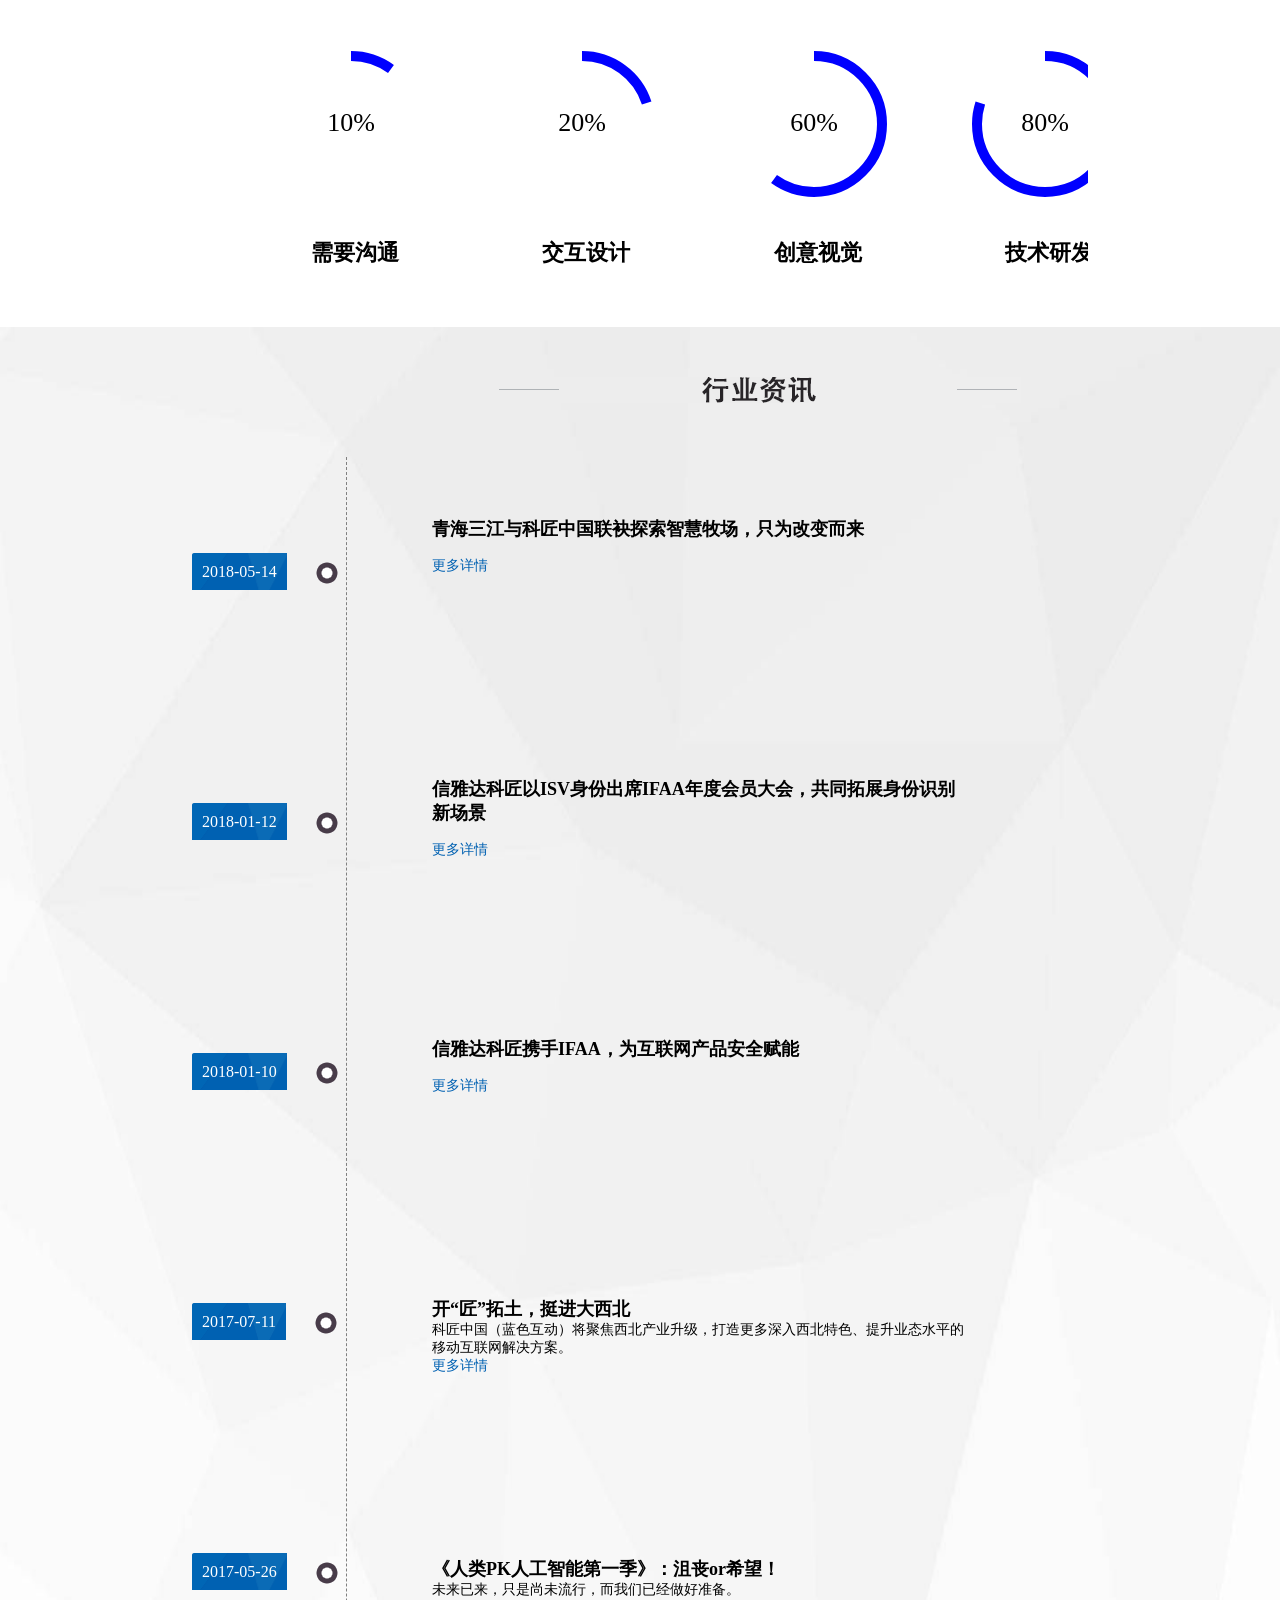
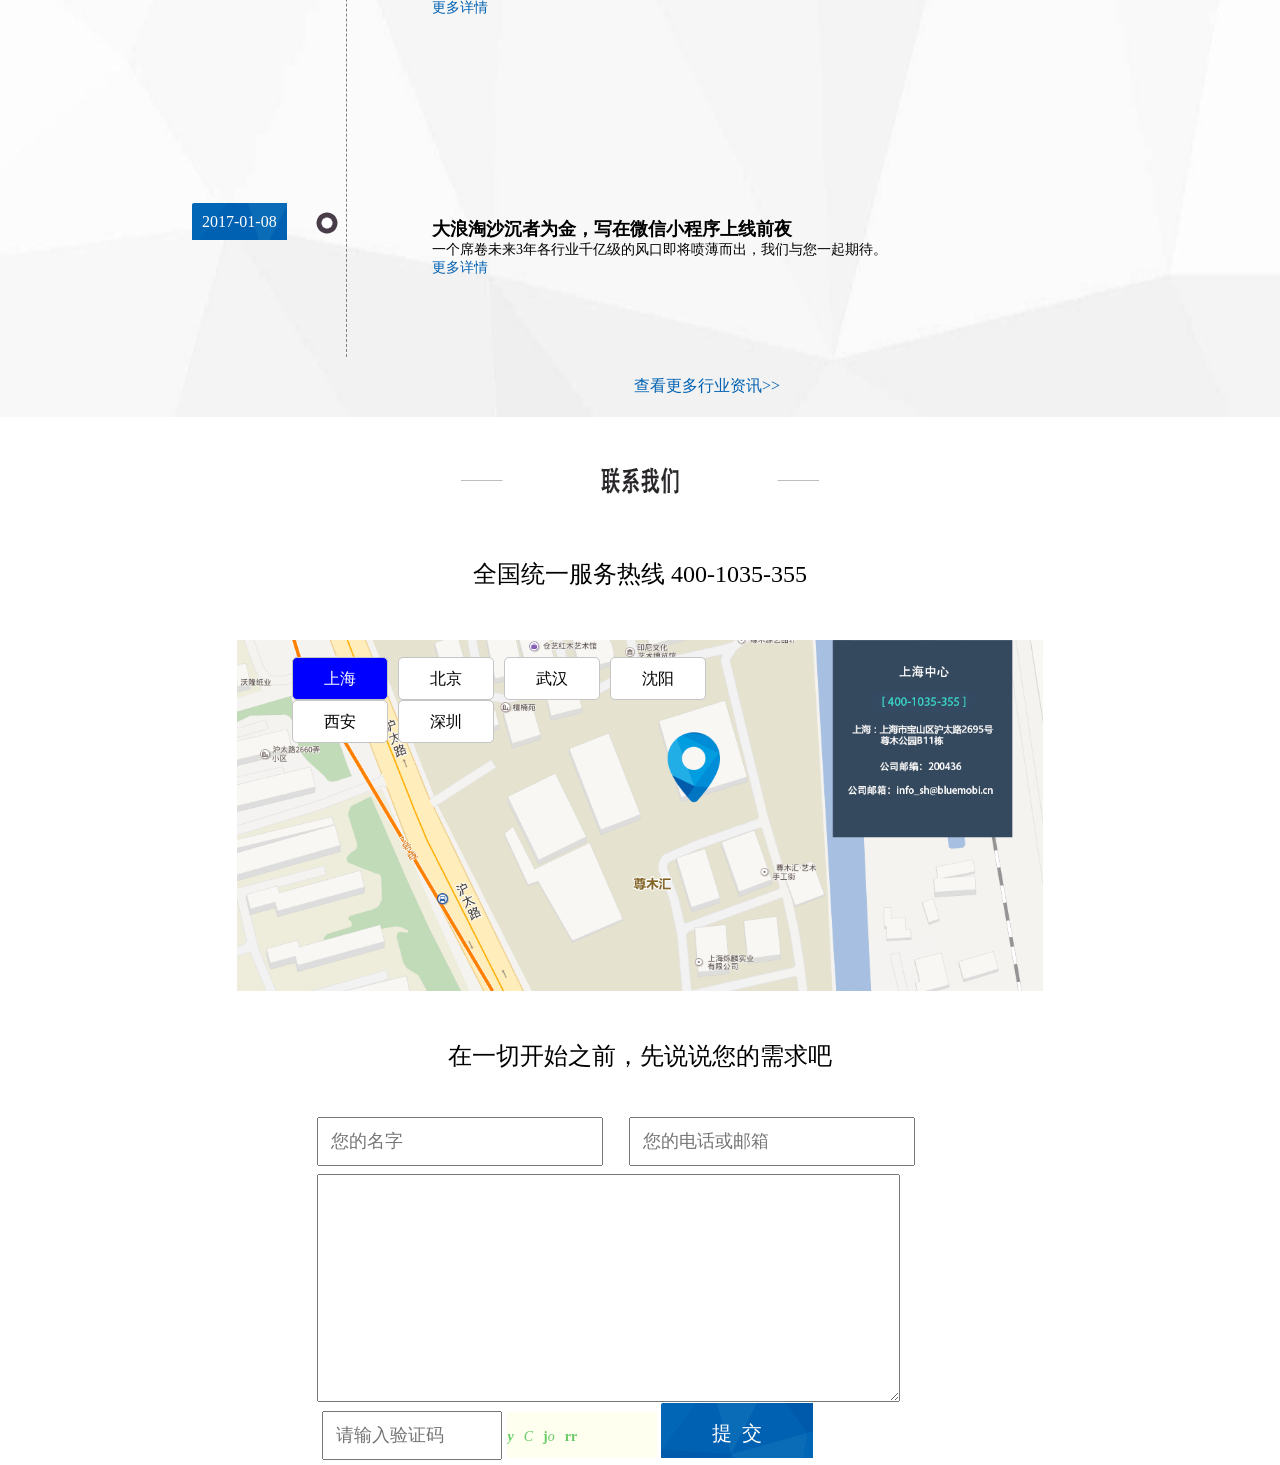
<file: index.html>
<!DOCTYPE html>
<html lang="en">

<head>
    <meta charset="UTF-8">
    <meta name="viewport" content="width=device-width, initial-scale=`">
    <meta http-equiv="X-UA-Compatible" content="ie=edge">
    <link rel="stylesheet" href="css/index.css">
    <link rel="stylesheet" href="css/swiper.css">
    <title>Document</title>
</head>

<body>
    <div class="Y_wrapper">

        <div class="swiper-container">
            <div class="swiper-wrapper">
                <div class="swiper-slide" style="width: 325px;height: 227px;">
                    <div class="Y_item">
                        <div class="Yn_item">
                            <span class="Yn_img">
                                <img src="img/Y-need.png" alt="">
                            </span>
                            <canvas id="Y_canvas" height="148" width="148"></canvas>
                        </div>
                        <p class="Y_pt">需要沟通</p>
                    </div>
                </div>
                <div class="swiper-slide" style="width: 25%;height: 227px;">
                    <div class="Y_item">
                        <div class="Yn_item">
                            <span class="Yn_img">
                                <img src="img/Y-ue.png" alt="">
                            </span>
                            <canvas id="Y_canvaso" height="148" width="148"></canvas>
                        </div>
                        <p class="Y_pt">交互设计</p>
                    </div>
                </div>
                <div class="swiper-slide" style="width:25%;height: 227px;">
                    <div class="Y_item">
                        <div class="Yn_item">
                            <span class="Yn_img">
                                <img src="img/Y-ui.png" alt="">
                            </span>
                            <canvas id="Y_canvast" height="148" width="148"></canvas>
                        </div>
                        <p class="Y_pt">创意视觉</p>
                    </div>
                </div>
                <div class="swiper-slide" style="width: 25%;height: 227px;">
                    <div class="Y_item">
                        <div class="Yn_item">
                            <span class="Yn_img">
                                <img src="img/Y-paly.png" alt="">
                            </span>
                            <canvas id="Y_canvash" height="148" width="148"></canvas>
                        </div>
                        <p class="Y_pt">技术研发</p>
                    </div>
                </div>
                <div class="swiper-slide" style="width: 25%;height: 227px;">
                    <div class="Y_item">
                        <div class="Yn_item">
                            <span class="Yn_img">
                                <img src="img/Y-test.png" alt="">
                            </span>
                            <canvas id="Y_canvasf" height="148" width="148"></canvas>
                        </div>
                        <p class="Y_pt">系统测试</p>
                    </div>
                </div>
                <div class="swiper-slide" style="width: 25%;height: 227px;">
                    <div class="Y_item">
                        <div class="Yn_item">
                            <span class="Yn_img">
                                <img src="img/Y-ok.png" alt="">
                            </span>
                            <canvas id="Y_canvase" height="148" width="148"></canvas>
                        </div>
                        <p class="Y_pt">验收上线</p>
                    </div>
                </div>
            </div>
        </div>
    </div>
    <div class="Y_industry">
        <div class="Y_wrap">
            <img src="img/Y-hengye_03.png" alt="" class="Y_wrapimg">
            <div class="Y_conclear">
                <div class="Y_time">
                    <!-- <p>
                        <span>2018-05-14</span>
                        <i></i>
                    </p> -->
                    <div class="Y_dash"></div>
                </div>
                <!-- <div class="Y_inent"> -->
                <!-- <div>
                        <p class="event-title">青海三江与科匠中国联袂探索智慧牧场，只为改变而来</p>

                        <p>
                            <br>
                            <a href="/news-1200-detail.html">更多详情</a>
                        </p>
                    </div> -->
                <!-- </div> -->
            </div>

        </div>
        <a href="" class="Y_mor">查看更多行业资讯>></a>
    </div>
    <div class="Y_contlink">
        <img src="img/Y-contact-title.png" alt="" class="Y_title">
        <p class="Y_subtitle">全国统一服务热线 400-1035-355</p>
        <ul class="Y_nav">
            <li class="Y_current">上海</li>
            <li class="">北京</li>
            <li class="">武汉</li>
            <li class="">沈阳</li>
            <li class="">西安</li>
            <li class="">深圳</li>
        </ul>

        <div class="Y_divli" style="display: block">
            <img src="img/Y-ad_sh.jpg" alt="">
        </div>
        <div class="Y_divli">
            <img src="img/Y-ad_bj.jpg" alt="">
        </div>
        <div class="Y_divli">
            <img src="img/Y-ad_wh.jpg" alt="">
        </div>
        <div class="Y_divli">
            <img src="img/Y-ad_sy.jpg" alt="">
        </div>
        <div class="Y_divli">
            <img src="img/Y-ad_xa.jpg" alt="">
        </div>
        <div class="Y_divli">
            <img src="img/Y-ad_sz.jpg" alt="">
        </div>

    </div>
    <div class="Y_ly">
        <p class="Y_lyP">在一切开始之前，先说说您的需求吧</p>
        <div class="Y_form">
            <input type="text" placeholder="您的名字" class="Y_inpname">
            <input type="text" placeholder="您的电话或邮箱" class="Y_inpeam">
            <textarea class="Y_cm-textarea" name="content" id="content"></textarea>
            <input type="text" placeholder="请输入验证码" id="Y_code" class="varify-input-code">
            <div id="mpanel2" style="float:left;width:150px;height: 46px;overflow: hidden;margin-top:6px;cursor: pointer;">
            </div>
            <a href="javascript:;" class="Y_btn">提&nbsp;&nbsp;交</a>
        </div>
    </div>
    <script type="text/template" id="template">
            <p>
                <span><%= date %></span>
                <i></i>
            </p>
    </script>
    <script type="text/template" id="templateo">
        <div class="Y_inent">
        <div>
                <p class="event-title"><%=title%></p>

                <p class="Y_aher">
                        <%=aher%>
                    <br>
                    <a href="/news-1200-detail.html" class="afert">更多详情</a>
                </p>
            </div>
        </div>
    </script>
    <script src="js/jquery-3.2.1.min.js"></script>
    <script src="js/progress.js"></script>
    <script src="js/swiper.min.js"></script>
    <script src="js/underscore-min.js"></script>
    <script src="js/verify.js"></script>
    <script src="js/Funkonse.js"></script>

    <script>
        $(".Y_nav li").click(function () {
            $(".Y_nav li").eq($(this).index()).addClass("Y_current").siblings().removeClass('Y_current');
            $(".Y_divli").hide().eq($(this).index()).show();
        });
        $('#mpanel2').codeVerify({
            type: 1,
            width: '150px',
            height: '50px',
            fontSize: '14px',
            codeLength: 6,
            btnId: 'check-btn',
            ready: function () {
            },
            success: function () {
                alert('验证匹配！');
            },
            error: function () {
                alert('验证码不匹配！');
            }
        });
    </script>
</body>

</html>
</file>
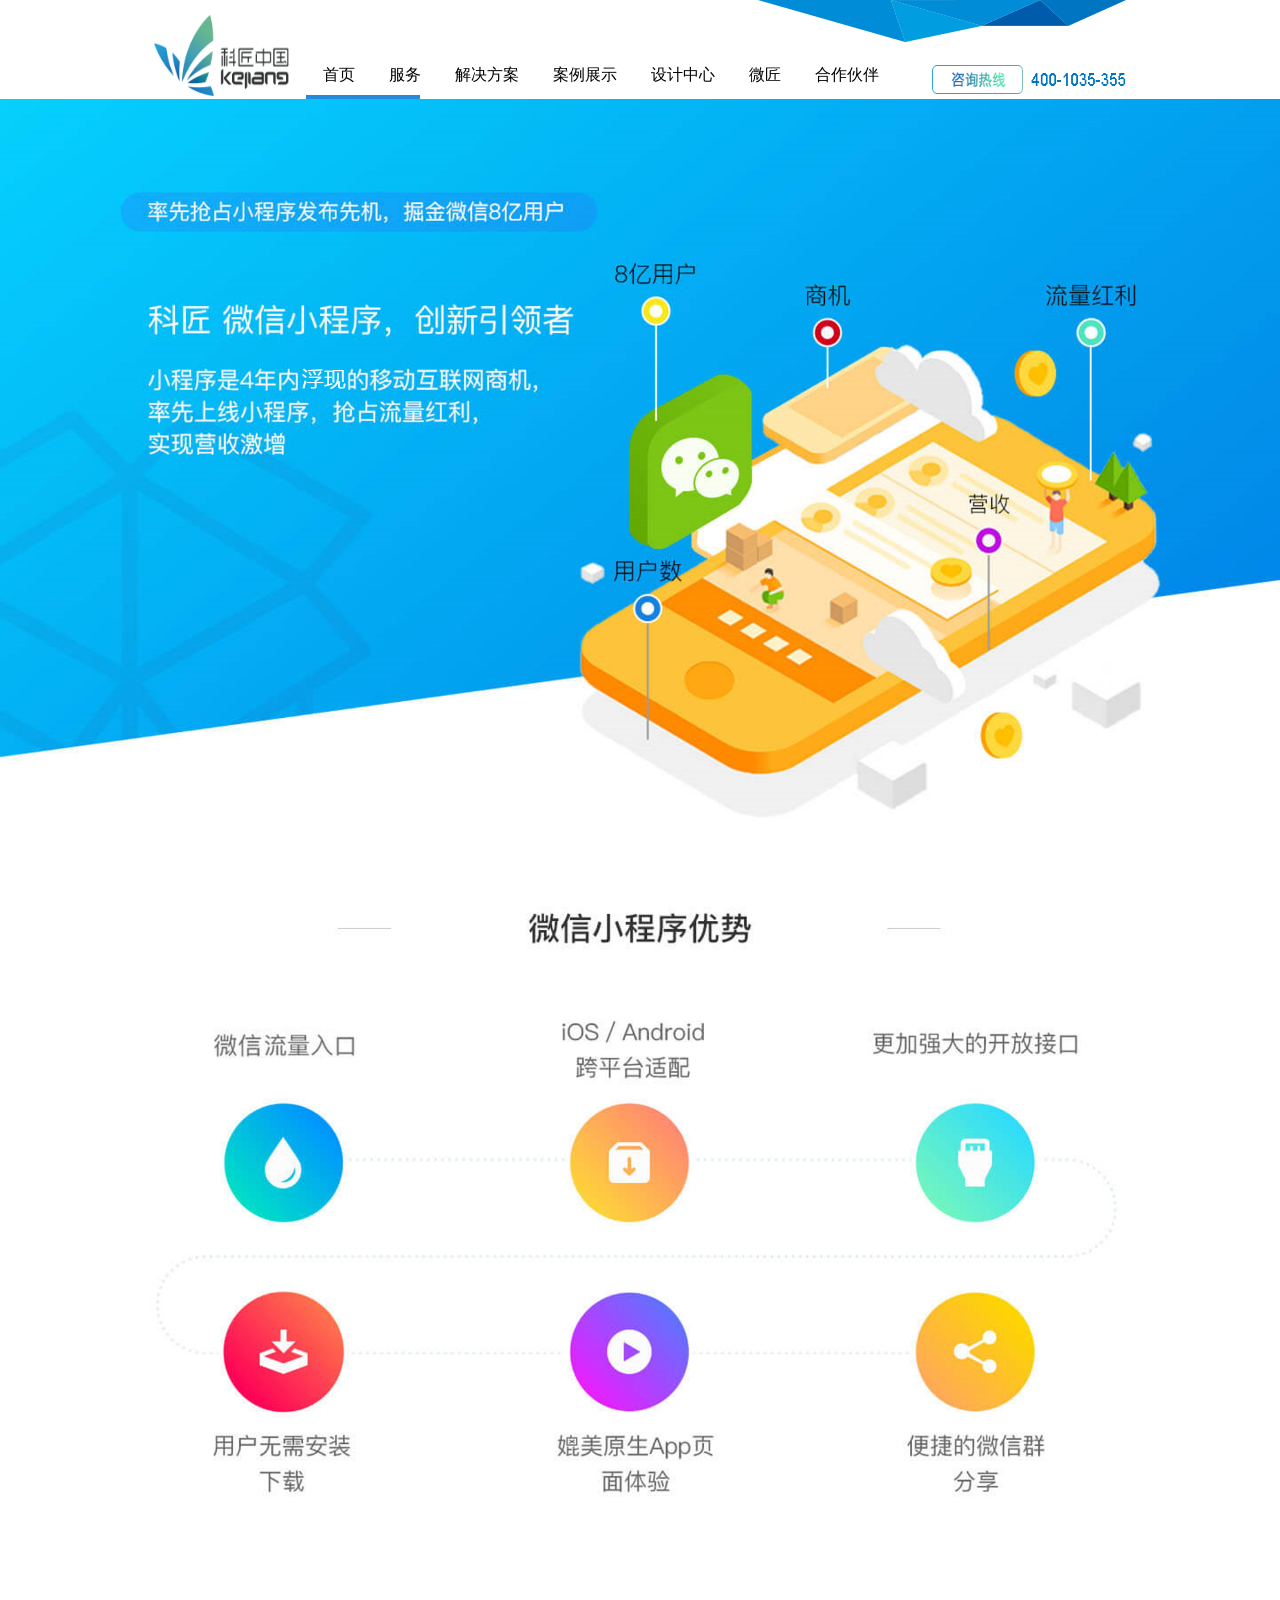
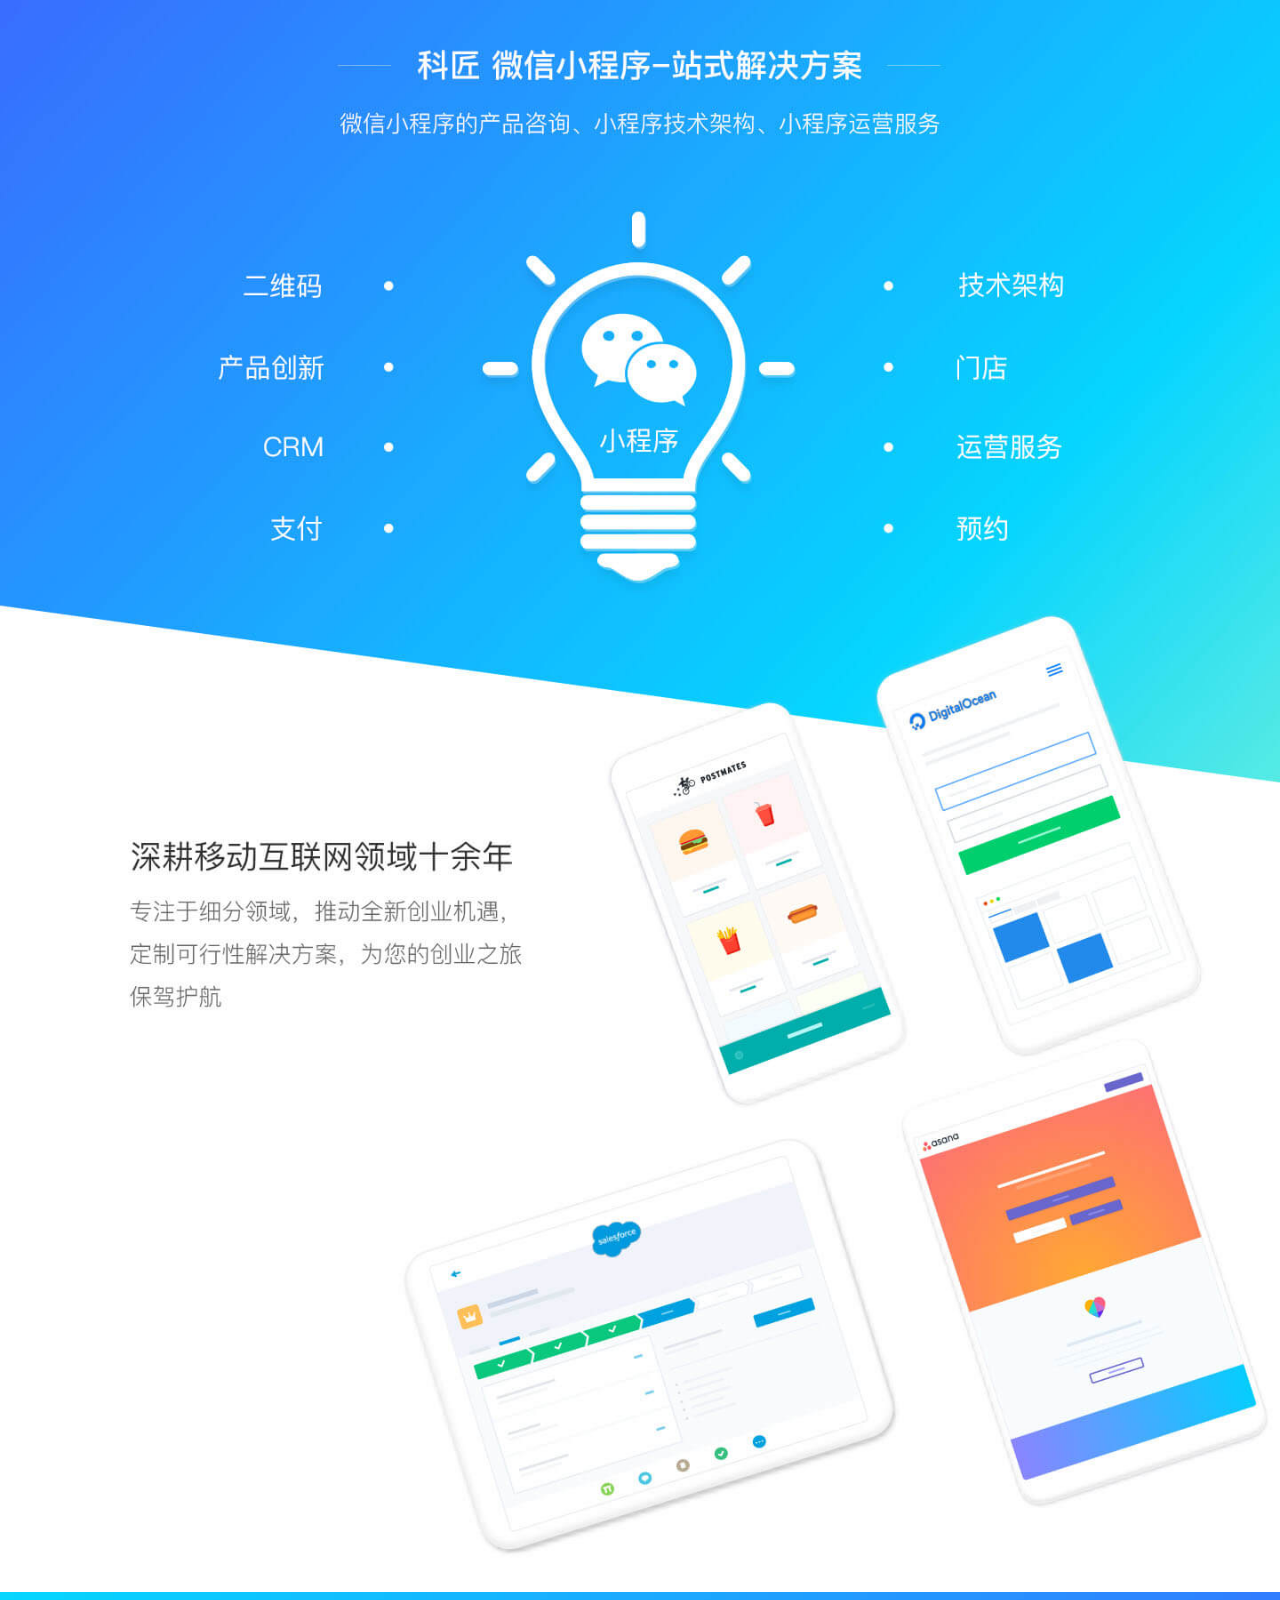
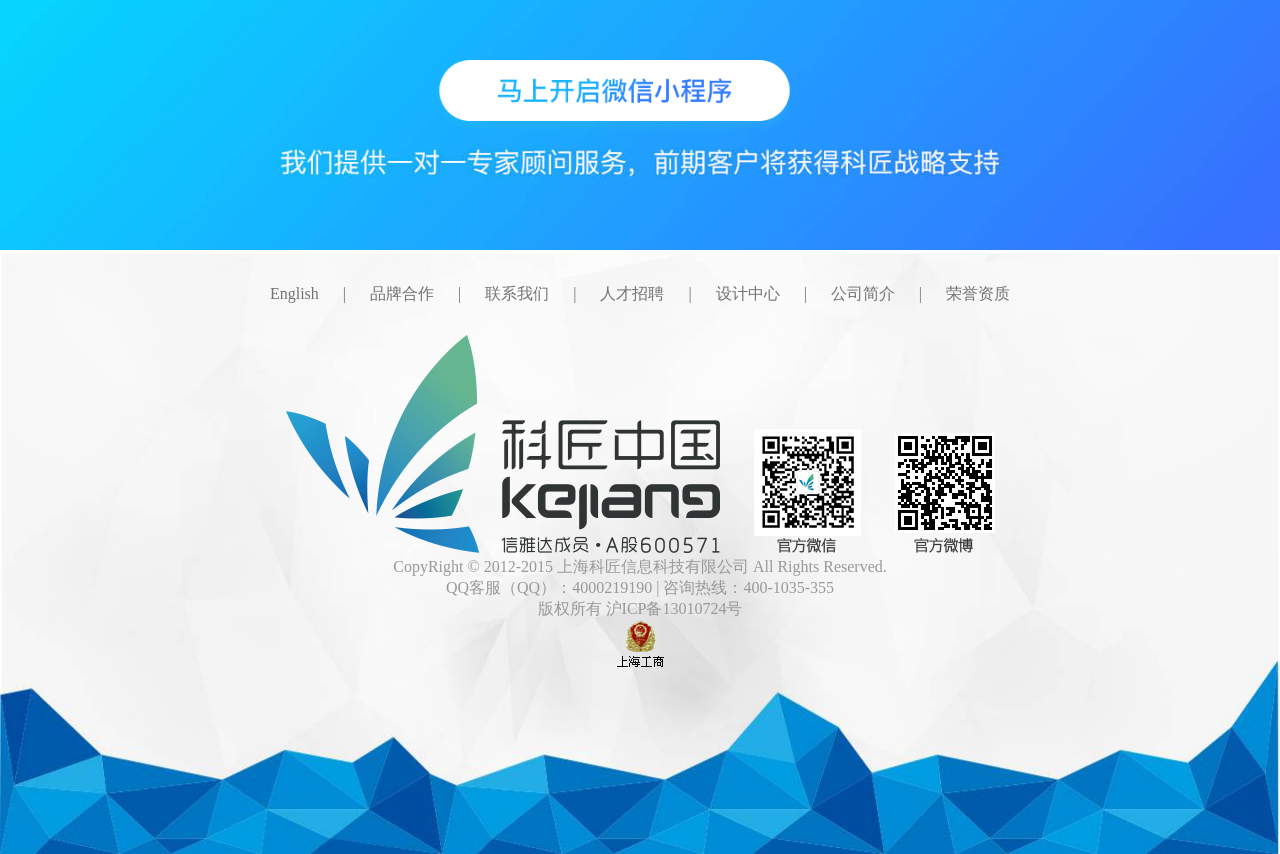
<file: dome/wechat.html>
<!doctype html>
<html lang="en">
<head>
    <meta charset="UTF-8">
    <meta name="viewport"
          content="width=device-width, user-scalable=no, initial-scale=1.0, maximum-scale=1.0, minimum-scale=1.0">
    <meta http-equiv="X-UA-Compatible" content="ie=edge">
    <title>Document</title>
    <link rel="stylesheet" href="../css/wechat.css">
    <link rel="stylesheet" href="../css/header.css">
</head>
<body>
    <div class="header_top">
    <div class="header_center">
        <div class="head_left">
            <img src="../img/h_logo.png" alt="">
        </div>
        <ul class="head_center">
            <li><a href="../h_index.html">首页</a></li>
            <li><a href="javascript:;">服务</a></li>
            <li><a href="javascript:;">解决方案</a></li>
            <li><a href="javascript:;">案例展示</a> </li>
            <li><a href="DesignCenter.html">设计中心</a> </li>
            <li><a href="weijiang.html">微匠</a></li>
            <li><a href="javascript:;">合作伙伴</a></li>
            <li class="sele"><a href="weichat.html">微信小程序</a></li>
        </ul>
        <div class="head_right">
            <img src="../img/h_hotline.png" alt="">
        </div>
    </div>
</div>
    <div class="content">
            <div>
            <img src="../img/a.png" alt="">
        </div>
        <div>
            <img src="../img/b.png" alt="">
        </div>
        <div>
            <img src="../img/c.jpg" alt="">
        </div>
        <div>
            <img src="../img/footer_button.png" class="footer_button">
            <img src="../img/e.jpg" alt="">
        </div>
    </div>
<div class="foot">

</div>
</body>
    <script type="text/javascript" src="../lib/jquery-3.2.1.min.js"></script>
<script>
    $('.foot').load('foot.html')
</script>
</html>
</file>
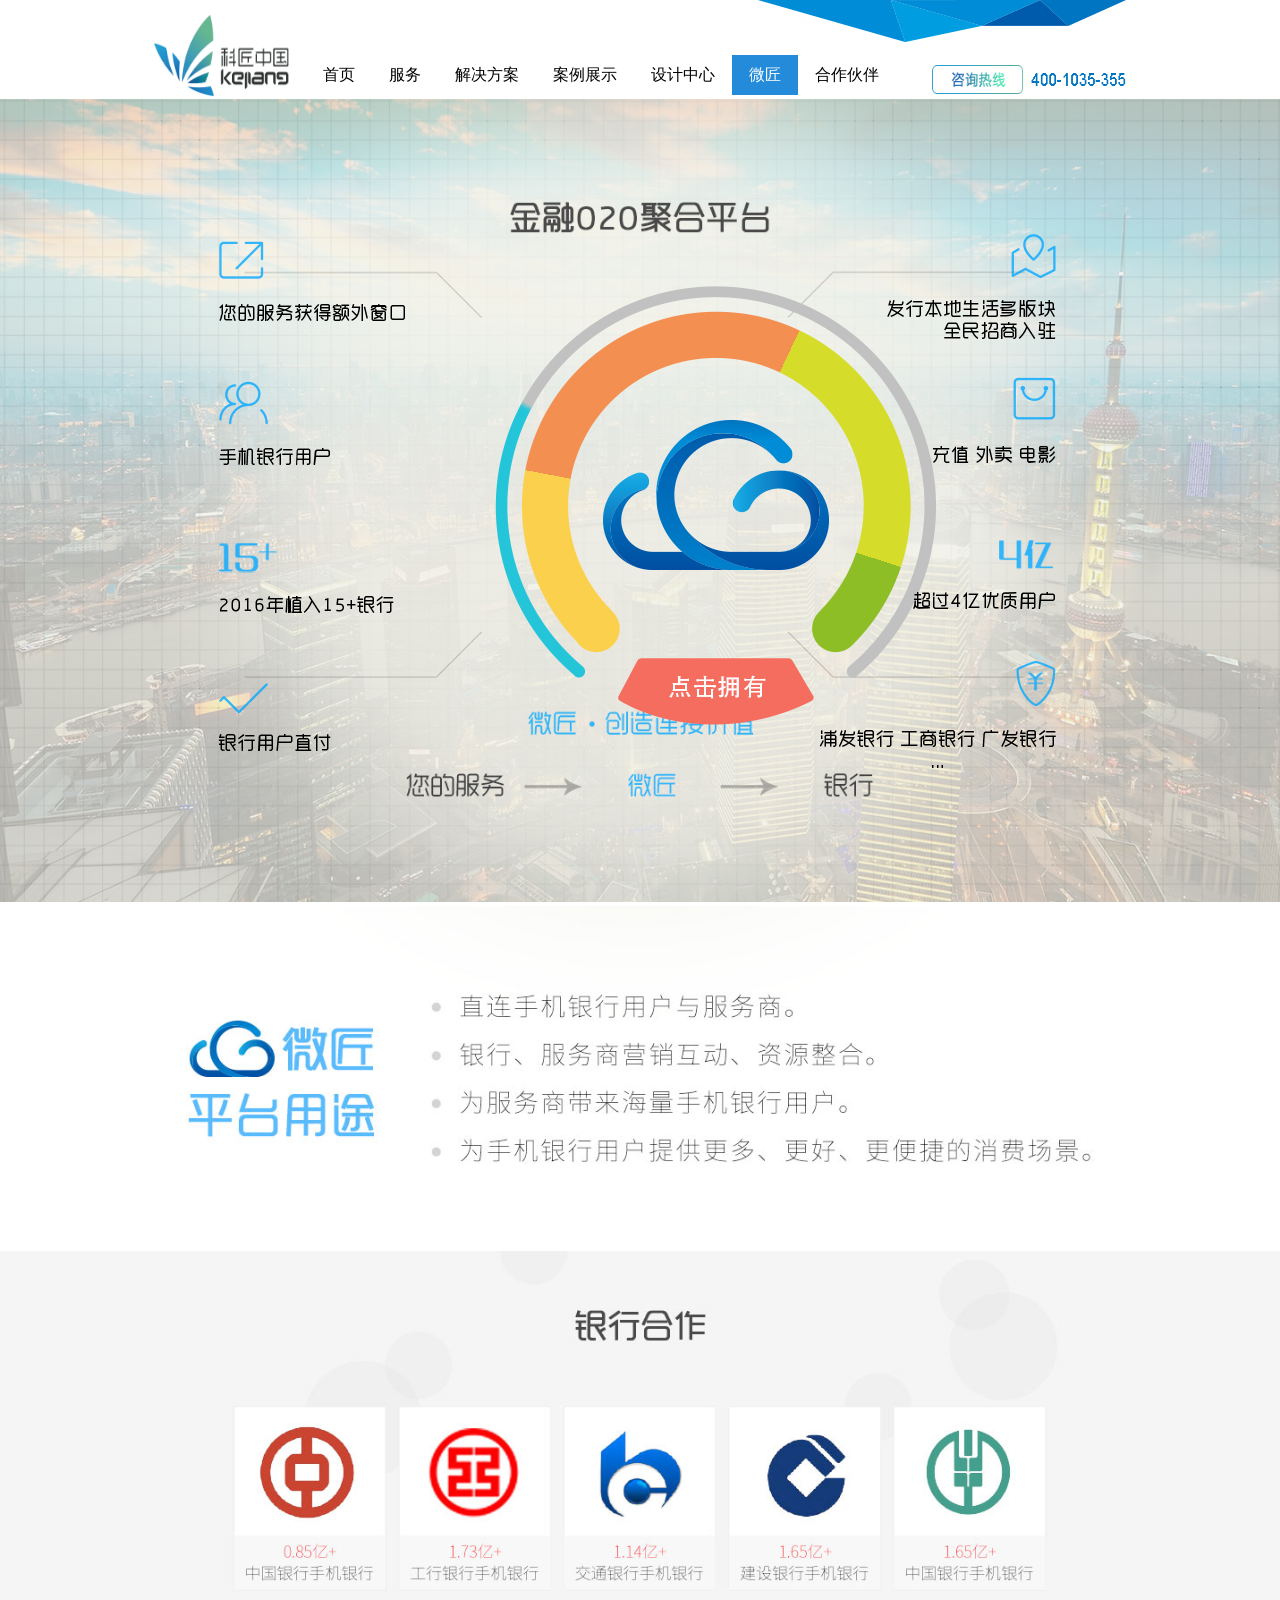
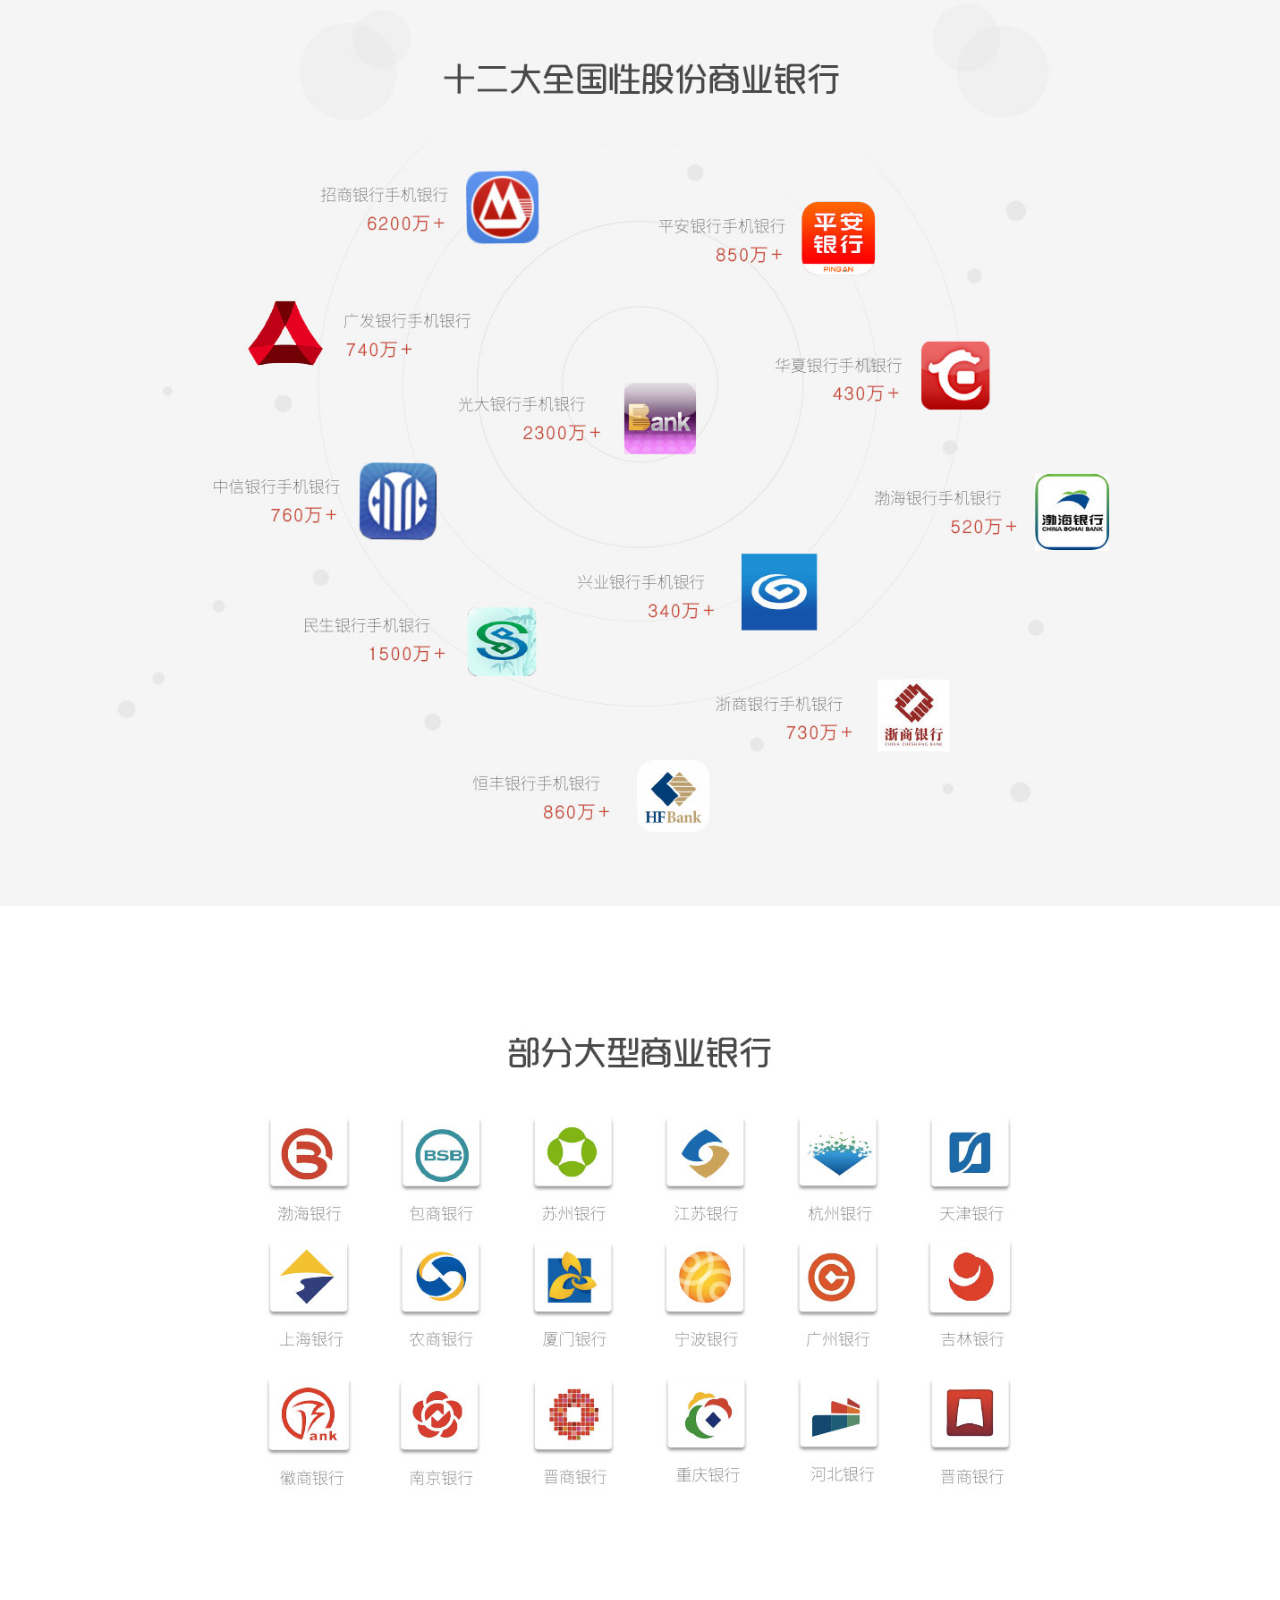
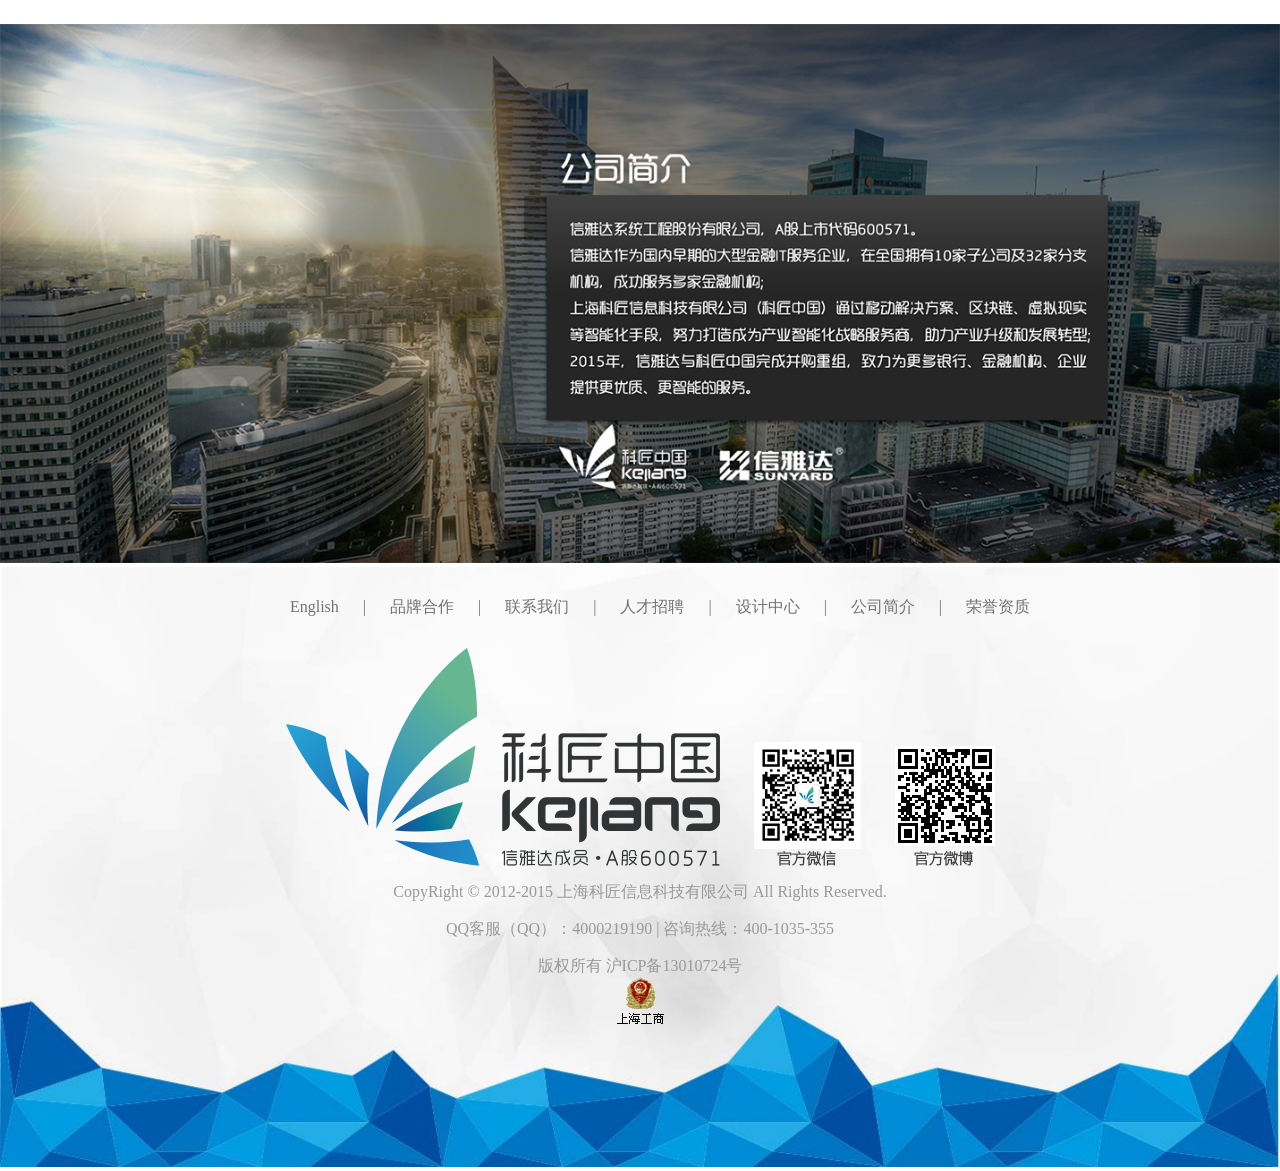
<file: dome/weijiang.html>
<!DOCTYPE html>
<html>
	<head>
		<meta charset="UTF-8">
		<title></title>
		<meta name="viewport" content="width=device-width, initial-scale=1.0" />
		<link rel="stylesheet" type="text/css" href="../css/weijiang/weijiang.css"/>
		<link rel="stylesheet" href="../css/weijiang/weijiang-pad.css" media="(max-width:1000px)"/>

		<link rel="stylesheet" type="text/css" href="../css/header.css">
		<style type="text/css" media="screen">
			@media screen and (max-width: 830px) {
          		  .weichat .slideA {
			    position: absolute;
			    top: 100px;
			    left: 112px;
			    z-index: 999;
			    animation: mymovetoright 2s;
			    -webkit-animation: mymovetoright 2s;
			}
			.weichat .slideB {
			    position: absolute;
			    top: 150px;
			    left: 150px;
			    z-index: 999;
			    animation: mymovetocenter 2s;
			    -webkit-animation: mymovetocenter 2s;
			}
       		 }
       		  @media screen and (max-width: 750px){
			.weichat .slideA {
			    position: absolute;
			    top: 100px;
			    left: 122px;
			    z-index: 999;
			    animation: mymovetoright 2s;
			    -webkit-animation: mymovetoright 2s;
			}
			.slideA img {
			    width: 47%;
			    height: 100%;
			}
			.weichat .slideB {
			    position: absolute;
			    top: 127px;
			    left: 120px;
			    z-index: 999;
			    animation: mymovetocenter 2s;
			    -webkit-animation: mymovetocenter 2s;
			}
			.slideB img {
			    width: 45%;
			    height: 100%;
			}
			.weichat .slideC {
			    position: absolute;
			    top: 90px;
			    right: 91px;
			    z-index: 999;
			    animation: mymovetoleft 2s;
			    -webkit-animation: mymovetoleft 2s;
			}
			.slideC img {
			    width: 50%;
			    height: 100%;
			}
      		  }
      		
		</style>
		<link rel="stylesheet" href="../css/weijiang/weijiang-mobile.css" media="(max-width:599px)"/>
		<style type="text/css" media="screen">
			 @media screen and (max-width: 375px) {
          		.weichat .slideA {
			    position: absolute;
			    top: 104px;
			    left: 3px;
			    z-index: 999;
			    animation: mymovetoright 2s;
			    -webkit-animation: mymovetoright 2s;
			}
						.slideA img {
			    width: 31%;
			    height: 100%;
			}
			.weichat .slideB {
			    position: absolute;
			    top: 123px;
			    left: 18px;
			    z-index: 999;
			    animation: mymovetocenter 2s;
			    -webkit-animation: mymovetocenter 2s;
			}
			.slideB img {
			    width: 41%;
			    height: 100%;
			}
			.weichat .slideC {
			    position: absolute;
			    top: 107px;
			    right: -32px;
			    z-index: 999;
			    animation: mymovetoleft 2s;
			    -webkit-animation: mymovetoleft 2s;
			}
			.slideC img {
			    width: 31%;
			    height: 100%;
			}
       		 }
		</style>

		<link rel="stylesheet" href="../css/weijiang/weijiang-mobile.css" media="(max-width:599px)"/>
		<link rel="stylesheet" type="text/css" href="../css/header.css">
	</head>
	<body>
	<div class="header_top">
    <div class="header_center">
        <div class="head_left">
            <img src="../img/h_logo.png" alt="">
        </div>
        <ul class="head_center">
            <li><a href="../h_index.html">首页</a></li>
            <li><a href="javascript:;">服务</a></li>
            <li><a href="javascript:;">解决方案</a></li>
            <li><a href="javascript:;">案例展示</a> </li>
            <li><a href="DesignCenter.html">设计中心</a> </li>
            <li class="sele"><a href="javascript:;">微匠</a></li>
            <li><a href="javascript:;">合作伙伴</a></li>
            <li><a href="wechat.html">微信小程序</a></li>
        </ul>
        <div class="head_right">
            <img src="../img/h_hotline.png" alt="">
        </div>
    </div>
</div>
	    <div class="weichat">
	    	<div class="slide-tu">
	    	<img src="../img/bg1.jpg" height="898" width="1431" alt="">
	    	<div class="slideA"><img src="../img/bgleft.png" alt=""></div>
	    	<div class="slideB"><img src="../img/bgbtn.png" alt=""></div>
	    	<div class="slideC"><img src="../img/bgright.png" alt=""></div>
	    	</div>
	    	<div class="slide-tu"><img src="../img/bg2.png" height="898" width="1431" alt=""></div>
	    	<div class="slide-tu"><img src="../img/bg3.jpg" height="898" width="1431" alt=""></div>
	    	<div class="slide-tu"><img src="../img/bg4.jpg" height="898" width="1431" alt=""></div>
	    	<div class="slide-tu"><img src="../img/bg5.jpg" height="898" width="1431" alt=""></div>
	    </div>
	    <iframe src="../dome/foot.html" scrolling='no' marginheight="0" marginwidth="0" width="100%" height="600px" frameborder="0"></iframe>
	    <script type="text/javascript" src="../lib/jquery-1.12.3.min.js"></script>
	    <script type="text/javascript">
	    </script>
	</body>
</html>
</file>
<file: css/index.css>
*{
    padding: 0;
    margin: 0;
}
body,html{
    overflow-x: hidden;
}
.Y_wrapper{
    overflow: hidden;
    width: 70%;
    margin:50px auto;
    /* background: rgb(122, 121, 121); */

}
.Y_item{
    width: 325px;
    height: 227px;
}
.Yn_item{
    width: 148px;
    height: 148px;
    position: relative;
    margin-left:26%;
}
.Yn_img{
    position: absolute;
    background-size: 100%;
    z-index: 3;
    transition: all .7s;
    opacity: 0;
    transform: scale(0, 0);

}
#Y_canvas{
    position: absolute;
    top: 0;
    left: 0;
}
.Yn_item:hover .Yn_img{
    opacity: 1;
    transform: scale(1, 1);
}
.Y_pt{
    width: 100%;
    margin-bottom: 0;
    margin-top:40px;
    text-align: center;
    font-size: 22px;
    font-weight: bold;
}
.Y_industry{
    background: url(../img/Y-industry-bg.jpg);
    background-size: 100% 100%;
    overflow: hidden;
    width: 100%;
    margin:0 auto;
    position: relative;
}
.Y_wrap{
    width: 70%;
    margin:0 auto;
    /* text-align: center */
}
.Y_wrapimg{
    margin:50px auto;
    margin-left:34%;
}
.Y_conclear{
    width: 100%;
}
.Y_time{
    float: left;
    position: relative;
    width: 210px;
}
.Y_time p{
    height: 50px;
    padding: 100px 0;
    line-height: 20px;
    position: relative;
    z-index: 2;
}
.Y_time p span{
    padding: 10px;
    background: url(../img/Y-button_img1.png) 0 0 no-repeat;
    color: #fff;
    line-height: 30px;
    cursor: pointer;
}
.Y_time p i{
    vertical-align: middle;
    margin-left: 28px;
    padding: 12px;
    background: url(../img/Y-Shape-10-copy-4.png) center no-repeat;
}
.Y_dash{
    position: absolute;
    left: 154px;
    top: 0;
    height: 100%;
    z-index: 1;
    border-right: 1px dashed gray;
}
.Y_inent{
    width: 60%;
    height: 200px;
    padding-top: 60px;
    float:left;
    margin-left:30px;
}
.Y_inent .event-title{
    font-size: 18px;
    font-weight: bolder;
}
a{
    text-decoration: none;
}
.afert{
    color: #0061B2;
    font-size: 14px;
}
.Y_aher{
    font-size: 14px;
}
.Y_mor{
    color: #0061B2 !important;
    position: absolute;
    bottom: 20px;
    right:500px;
    font-size: 16px;
}
.Y_contlink{
    width: 70%;
    margin:0 auto;
    position: relative;
}
.Y_title{
    width: 40%;
    height: 27px;
    margin:50px auto;
    margin-left:30%
}
.Y_subtitle{
    font-size: 24px;
    text-align: center;
    margin: 10px auto;
}
.Y_nav{
    position: absolute;
    top: 240px;
    left: 100px;
    margin: 0;
    z-index: 100;
    width: 54%; 
    list-style: none;
}
.Y_nav li{
    float:left;
   
    width: 94px;
    height: 41px;
    line-height: 41px;
    border: 1px solid #c5c5c5;
    border-radius: 5px;
    text-align: center;
    font-size: 16px;
    margin-right: 10px;
    cursor: pointer;
    background: white;
}
.Y_nav li.Y_current{
    background: blue;
    color:white;
}
.Y_divli{
    width: 90%;
    margin: 0 auto;
    margin-top:50px;
    display:none;
    background-size: 100% 100%;
}
.Y_divli img{
    width: 100%;
    height: auto;
    background-size: 100% 100%;
}
.Y_ly{
    width: 70%;
    overflow: hidden;
    margin:0 auto;
    position: relative;
}
.Y_lyP{
    font-size: 24px;
    text-align: center;
    margin: 45px auto;
}
.Y_form{
    width: 72%;
    margin: 0 auto;
   
}
.Y_inpname{
    width: 40%;
    font-size: 18px;
    padding: 12px;
    float:left;
   
}
.Y_inpeam{
    width: 40%;
    font-size: 18px;
    padding: 12px;
    float:left;
    margin-left:4%;
}
.Y_cm-textarea {
    margin-top: 8px;
    width: 90%;
    font-size: 18px;
    height: 226px;
}
#Y_code{
    width: 152px;
    font-size: 18px;
    padding: 12px;
    margin: 5px;
    float:left;
}
.Y_btn{
    color: white;
    background: url(../img/Y-button_img1.png);
    border: 0;
    text-align: center;
    line-height: 60px;
    margin: 7px 295px 7px;
    display: inline-block;
    width: 155px;
    font-size: 20px;
    width: 152px;
    height: 55px;
    cursor: pointer;
    position: absolute;
    right: -20px;
    bottom:0px;

}
</file>
<file: css/wechat.css>
* {
    margin: 0;
    padding: 0;
}

.content div {
    position: relative;
    width: 100%;
}
.content div img {
    width: 100%;
}
.content div img.footer_button {
    position: absolute;
    width: 28%;
    left: 34%;
    top: 26%;
    cursor: pointer;
}
</file>
<file: css/header.css>
* {
        margin: 0;
        padding: 0;
    }
    a {
        text-decoration: none;
    }
    li {
        list-style: none;
    }
    .header_top {
        width: 100%;
        height: 99px;
    }
    .header_center {
        width: 76%;
        height: 84%;
        margin: 0 auto;
        padding-top: 15px;
        background: url(../img/h_header_bg.png) right top no-repeat;
    }
    .head_left {
        width: 14%;
        height: 100%;
        float: left;
    }
    .head_left img {
        width: 100%;
        height: 100%;
    }
    .head_center {
        float: left;
        margin-left: 16px;
        width: 61%;
        height: 40px;
        margin-top: 40px;
    }
    .head_center li {
        float: left;
        height: 100%;
        padding: 0 17px;
        line-height: 40px;
    }
    .head_center  a {
        color: #000;
    }
    .sele {
        background: #248bdb;
    }
    .head_center .sele a {
        color: #fff;
    }
    .head_right {
        float: right;
        width: 20%;
        height: 29px;
        margin-top: 50px;
    }
    .head_right  img {
        width: 100%;
        height: 100%;
    }
</file>
<file: css/weijiang/weijiang.css>
html{
		    	font-size:16px;
		    }
		    *{
		    	margin:0;
		    	padding:0;
		    }
		    .header{
		    	width:1200px;
		    	height:100px;
		    	margin:0 auto;
		    	border:1px solid black;
		    }
		    .weichat {
				width:100%;
				/*height:1500px;*/
			    max-width: 1431px;
			    margin: 0 auto;
			    text-align: center;
			    position: relative;
			    z-index: 998;
			}
			.weichat .slideA {
			    position: absolute;
			    top: 100px;
			    left: 200px;
			    z-index: 999;
			    animation: mymovetoright 2s;
			    -webkit-animation: mymovetoright 2s;
			}
			.weichat .slideB {
			    position: absolute;
			    top: 150px;
			    left: 458px;
			    z-index: 999;
			    animation: mymovetocenter 2s;
			    -webkit-animation: mymovetocenter 2s;
			}
			.weichat .slideC {
			    position: absolute;
			    top: 90px;
			    right: 200px;
			    z-index: 999;
			    animation: mymovetoleft 2s;
			    -webkit-animation: mymovetoleft 2s;
			}
			.slideA img{
				width:100%;
				height:100%;
			}
			.slideB img{
				width:100%;
				height:100%;
			}
			.slideC img{
				width:100%;
				height:100%;
			}
			@keyframes mymovetoright{
				0% {
				    left: 0px;
				}

				100% {
				    left: 200px;
				}
			}
			@keyframes mymovetocenter{
				0% {
				    top: 0px;
				}

				100% {
				    top: 150px;
				}
			}
			@keyframes mymovetoleft{
				0% {
				    right: 0px;
				}
				100% {
				    right: 200px;
				}
			}
			.slide-tu{
				width:100%;
				height:100%;
			}
			.slide-tu>img{
				width:100%;
				height:100%;
			}
			 @media screen and (max-width: 1210px) {

            		.weichat .slideB {
=======
            .weichat .slideB {

			    position: absolute;
			    top: 150px;
			    left: 350px;
			    z-index: 999;
			    animation: mymovetocenter 2s;
			    -webkit-animation: mymovetocenter 2s;
			}
			.slideB img {
			    width: 78%;
			    height: 100%;
			}

       		 }
       			
       			 
       			

        }
        @media screen and (max-width: 830px) {
            .weichat .slideA {
			    position: absolute;
			    top: 100px;
			    left: 112px;
			    z-index: 999;
			    animation: mymovetoright 2s;
			    -webkit-animation: mymovetoright 2s;
			}
			.weichat .slideB {
			    position: absolute;
			    top: 150px;
			    left: 150px;
			    z-index: 999;
			    animation: mymovetocenter 2s;
			    -webkit-animation: mymovetocenter 2s;
			}
        }
        @media screen and (max-width: 830px) {
            .weichat .slideA {
			    position: absolute;
			    top: 100px;
			    left: 112px;
			    z-index: 999;
			    animation: mymovetoright 2s;
			    -webkit-animation: mymovetoright 2s;
			}
			.weichat .slideB {
			    position: absolute;
			    top: 150px;
			    left: 150px;
			    z-index: 999;
			    animation: mymovetocenter 2s;
			    -webkit-animation: mymovetocenter 2s;
			}
        }
        @media screen and (max-width: 750px){
			.weichat .slideA {
			    position: absolute;
			    top: 100px;
			    left: 122px;
			    z-index: 999;
			    animation: mymovetoright 2s;
			    -webkit-animation: mymovetoright 2s;
			}
			.slideA img {
			    width: 47%;
			    height: 100%;
			}
			.weichat .slideB {
			    position: absolute;
			    top: 127px;
			    left: 120px;
			    z-index: 999;
			    animation: mymovetocenter 2s;
			    -webkit-animation: mymovetocenter 2s;
			}
			.slideB img {
			    width: 45%;
			    height: 100%;
			}
			.weichat .slideC {
			    position: absolute;
			    top: 90px;
			    right: 91px;
			    z-index: 999;
			    animation: mymovetoleft 2s;
			    -webkit-animation: mymovetoleft 2s;
			}
			.slideC img {
			    width: 50%;
			    height: 100%;
			}
        }
</file>
<file: css/weijiang/weijiang-pad.css>
.weichat .slideA {
    position: absolute;
    top: 100px;
    left: 141px;
    z-index: 999;
    animation: mymovetoright 2s;
    -webkit-animation: mymovetoright 2s;
}
.slideA img {
    width: 70%;
    height: 100%;
}
.weichat .slideB {
    position: absolute;
    top: 150px;
    left: 200px;
    z-index: 999;
    animation: mymovetocenter 2s;
    -webkit-animation: mymovetocenter 2s;
}
.slideB img {
    width: 53%;
    height: 100%;
}
.weichat .slideC {
    position: absolute;
    top: 90px;
    right: 121px;
    z-index: 999;
    animation: mymovetoleft 2s;
    -webkit-animation: mymovetoleft 2s;
}
.slideC img {
    width: 72%;
    height: 100%;
}
@keyframes mymovetoright{
	0% {
	    left: 0px;
	}

	100% {
	    left: 150px;
	}
}
@keyframes mymovetocenter{
	0% {
	    top: 0px;
	}

	100% {
	    top: 90px;
	}
}
@keyframes mymovetoleft{
	0% {
	    right: 0px;
	}
	100% {
	    right: 121px;
	}
}
</file>
<file: css/weijiang/weijiang-mobile.css>
.weichat .slideA {
    position: absolute;
    top: 53px;
    left: 38px;
    z-index: 999;
    animation: mymovetoright 2s;
    -webkit-animation: mymovetoright 2s;
}
.slideA img {
    width: 41%;
    height: 100%;
}
.weichat .slideB {
    position: absolute;
    top: 90px;
    left: 60px;
    z-index: 999;
    animation: mymovetocenter 2s;
    -webkit-animation: mymovetocenter 2s;
}
.slideB img {
    width: 41%;
    height: 100%;
}
.weichat .slideC {
    position: absolute;
    top: 53px;
    right: -32px;
    z-index: 999;
    animation: mymovetoleft 2s;
    -webkit-animation: mymovetoleft 2s;
}
.slideC img {
    width: 41%;
    height: 100%;
}
@keyframes mymovetoright{
	0% {
	    left: 0px;
	}

	100% {
	    left: 38px;
	}
}
@keyframes mymovetocenter{
	0% {
	    top: 0px;
	}

	100% {
	    top: 90px;
	}
}
@keyframes mymovetoleft{
	0% {
	    right: 0px;
	}
	100% {
	    right: -32px;
	}
}
</file>
